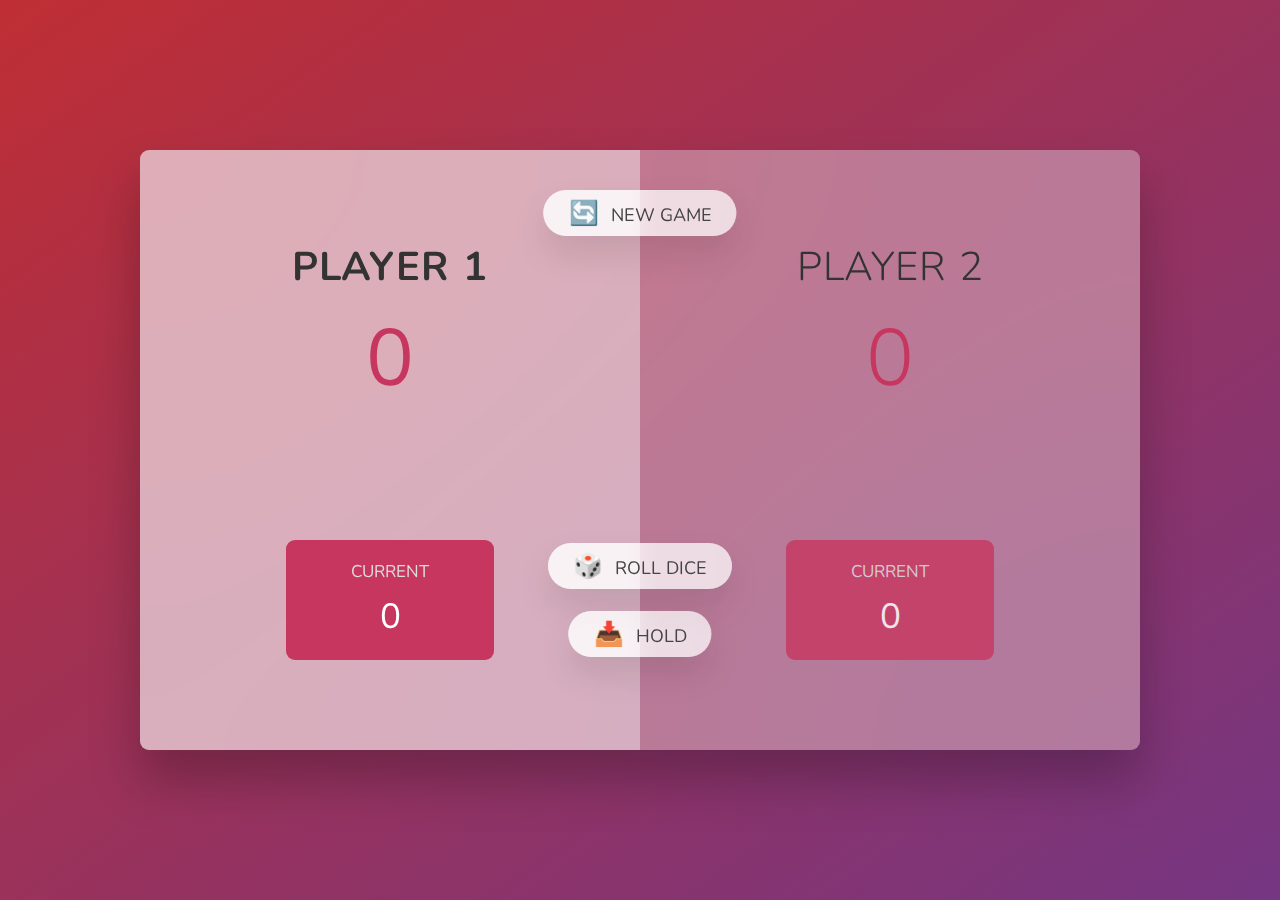
<file: 07-Pig-Game/final/index.html>
<!DOCTYPE html>
<html lang="en">
  <head>
    <meta charset="UTF-8" />
    <meta name="viewport" content="width=device-width, initial-scale=1.0" />
    <meta http-equiv="X-UA-Compatible" content="ie=edge" />
    <link rel="stylesheet" href="style.css" />
    <title>Pig Game</title>
  </head>
  <body>
    <main>
      <section class="player player--0 player--active">
        <h2 class="name" id="name--0">Player 1</h2>
        <p class="score" id="score--0">43</p>
        <div class="current">
          <p class="current-label">Current</p>
          <p class="current-score" id="current--0">0</p>
        </div>
      </section>
      <section class="player player--1">
        <h2 class="name" id="name--1">Player 2</h2>
        <p class="score" id="score--1">24</p>
        <div class="current">
          <p class="current-label">Current</p>
          <p class="current-score" id="current--1">0</p>
        </div>
      </section>

      <img src="dice-5.png" alt="Playing dice" class="dice" />
      <button class="btn btn--new">🔄 New game</button>
      <button class="btn btn--roll">🎲 Roll dice</button>
      <button class="btn btn--hold">📥 Hold</button>
    </main>
    <script src="script.js"></script>
  </body>
</html>
</file>
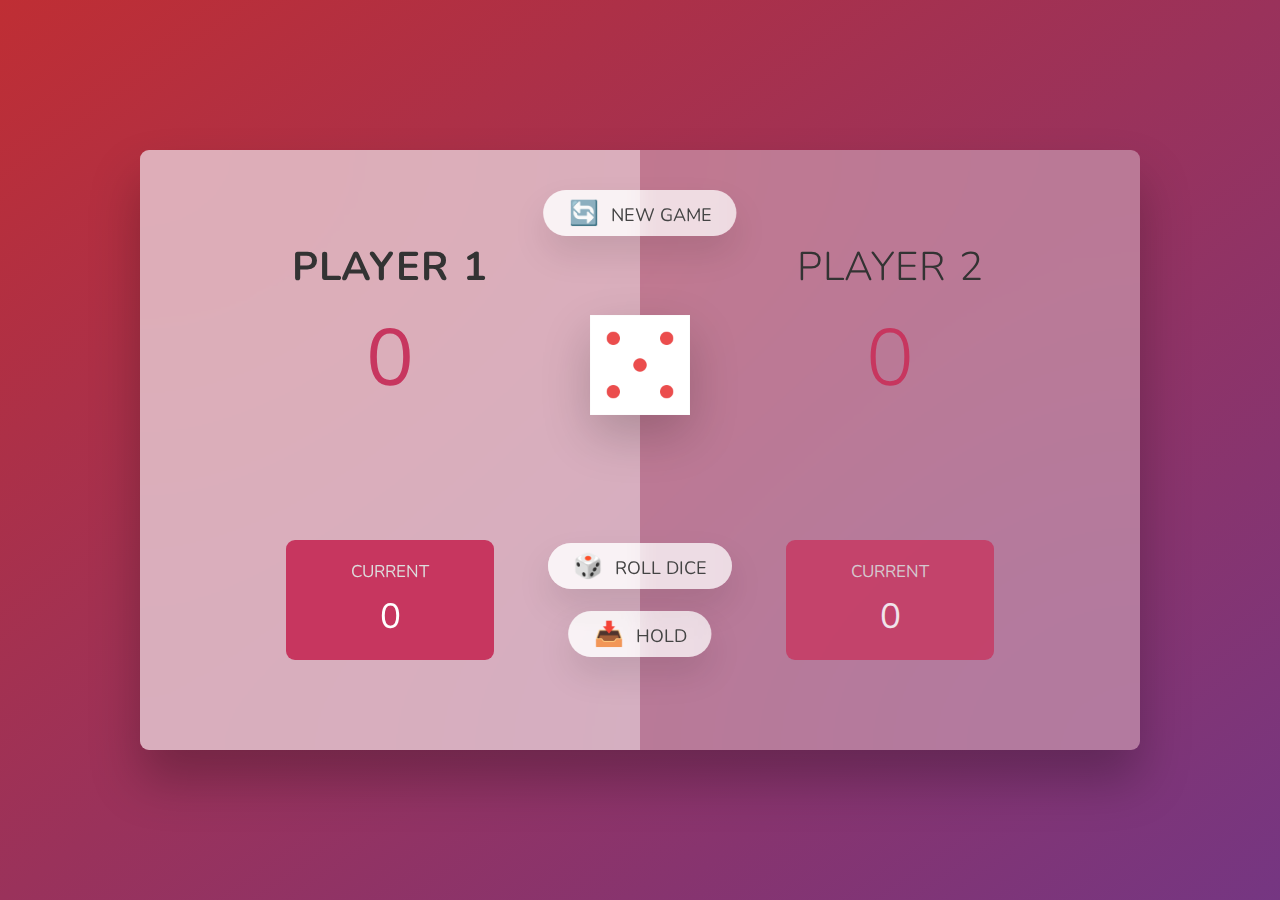
<file: 07-Pig-Game/starter/index.html>
<!DOCTYPE html>
<html lang="en">
  <head>
    <meta charset="UTF-8" />
    <meta name="viewport" content="width=device-width, initial-scale=1.0" />
    <meta http-equiv="X-UA-Compatible" content="ie=edge" />
    <link rel="stylesheet" href="style.css" />
    <title>Dice Game</title>
  </head>
  <body>
    <main>
      <section class="player player--0 player--active">
        <h2 class="name" id="name--0">Player 1</h2>
        <p class="score" id="score--0">43</p>
        <div class="current">
          <p class="current-label">Current</p>
          <p class="current-score" id="current--0">0</p>
        </div>
      </section>
      <section class="player player--1">
        <h2 class="name" id="name--1">Player 2</h2>
        <p class="score" id="score--1">24</p>
        <div class="current">
          <p class="current-label">Current</p>
          <p class="current-score" id="current--1">0</p>
        </div>
      </section>

      <img src="dice-5.png" alt="Playing dice" class="dice" />
      <button class="btn btn--new">🔄 New game</button>
      <button class="btn btn--roll">🎲 Roll dice</button>
      <button class="btn btn--hold">📥 Hold</button>
    </main>
    <script src="script.js"></script>
  </body>
</html>
</file>
<file: 07-Pig-Game/final/style.css>
@import url('https://fonts.googleapis.com/css2?family=Nunito&display=swap');

* {
  margin: 0;
  padding: 0;
  box-sizing: inherit;
}

html {
  font-size: 62.5%;
  box-sizing: border-box;
}

body {
  font-family: 'Nunito', sans-serif;
  font-weight: 400;
  height: 100vh;
  color: #333;
  background-image: linear-gradient(to top left, #753682 0%, #bf2e34 100%);
  display: flex;
  align-items: center;
  justify-content: center;
}

/* LAYOUT */
main {
  position: relative;
  width: 100rem;
  height: 60rem;
  background-color: rgba(255, 255, 255, 0.35);
  backdrop-filter: blur(200px);
  filter: blur();
  box-shadow: 0 3rem 5rem rgba(0, 0, 0, 0.25);
  border-radius: 9px;
  overflow: hidden;
  display: flex;
}

.player {
  flex: 50%;
  padding: 9rem;
  display: flex;
  flex-direction: column;
  align-items: center;
  transition: all 0.75s;
}

/* ELEMENTS */
.name {
  position: relative;
  font-size: 4rem;
  text-transform: uppercase;
  letter-spacing: 1px;
  word-spacing: 2px;
  font-weight: 300;
  margin-bottom: 1rem;
}

.score {
  font-size: 8rem;
  font-weight: 300;
  color: #c7365f;
  margin-bottom: auto;
}

.player--active {
  background-color: rgba(255, 255, 255, 0.4);
}
.player--active .name {
  font-weight: 700;
}
.player--active .score {
  font-weight: 400;
}

.player--active .current {
  opacity: 1;
}

.current {
  background-color: #c7365f;
  opacity: 0.8;
  border-radius: 9px;
  color: #fff;
  width: 65%;
  padding: 2rem;
  text-align: center;
  transition: all 0.75s;
}

.current-label {
  text-transform: uppercase;
  margin-bottom: 1rem;
  font-size: 1.7rem;
  color: #ddd;
}

.current-score {
  font-size: 3.5rem;
}

/* ABSOLUTE POSITIONED ELEMENTS */
.btn {
  position: absolute;
  left: 50%;
  transform: translateX(-50%);
  color: #444;
  background: none;
  border: none;
  font-family: inherit;
  font-size: 1.8rem;
  text-transform: uppercase;
  cursor: pointer;
  font-weight: 400;
  transition: all 0.2s;

  background-color: white;
  background-color: rgba(255, 255, 255, 0.6);
  backdrop-filter: blur(10px);

  padding: 0.7rem 2.5rem;
  border-radius: 50rem;
  box-shadow: 0 1.75rem 3.5rem rgba(0, 0, 0, 0.1);
}

.btn::first-letter {
  font-size: 2.4rem;
  display: inline-block;
  margin-right: 0.7rem;
}

.btn--new {
  top: 4rem;
}
.btn--roll {
  top: 39.3rem;
}
.btn--hold {
  top: 46.1rem;
}

.btn:active {
  transform: translate(-50%, 3px);
  box-shadow: 0 1rem 2rem rgba(0, 0, 0, 0.15);
}

.btn:focus {
  outline: none;
}

.dice {
  position: absolute;
  left: 50%;
  top: 16.5rem;
  transform: translateX(-50%);
  height: 10rem;
  box-shadow: 0 2rem 5rem rgba(0, 0, 0, 0.2);
}

.player--winner {
  background-color: #2f2f2f;
}

.player--winner .name {
  font-weight: 700;
  color: #c7365f;
}

.hidden {
  display: none;
}
</file>
<file: 07-Pig-Game/starter/style.css>
@import url('https://fonts.googleapis.com/css2?family=Nunito&display=swap');

* {
  margin: 0;
  padding: 0;
  box-sizing: inherit;
}

html {
  font-size: 62.5%;
  box-sizing: border-box;
}

body {
  font-family: 'Nunito', sans-serif;
  font-weight: 400;
  height: 100vh;
  color: #333;
  background-image: linear-gradient(to top left, #753682 0%, #bf2e34 100%);
  display: flex;
  align-items: center;
  justify-content: center;
}

/* LAYOUT */
main {
  position: relative;
  width: 100rem;
  height: 60rem;
  background-color: rgba(255, 255, 255, 0.35);
  backdrop-filter: blur(200px);
  filter: blur();
  box-shadow: 0 3rem 5rem rgba(0, 0, 0, 0.25);
  border-radius: 9px;
  overflow: hidden;
  display: flex;
}

.player {
  flex: 50%;
  padding: 9rem;
  display: flex;
  flex-direction: column;
  align-items: center;
  transition: all 0.75s;
}

/* ELEMENTS */
.name {
  position: relative;
  font-size: 4rem;
  text-transform: uppercase;
  letter-spacing: 1px;
  word-spacing: 2px;
  font-weight: 300;
  margin-bottom: 1rem;
}

.score {
  font-size: 8rem;
  font-weight: 300;
  color: #c7365f;
  margin-bottom: auto;
}

.player--active {
  background-color: rgba(255, 255, 255, 0.4);
}
.player--active .name {
  font-weight: 700;
}
.player--active .score {
  font-weight: 400;
}

.player--active .current {
  opacity: 1;
}

.current {
  background-color: #c7365f;
  opacity: 0.8;
  border-radius: 9px;
  color: #fff;
  width: 65%;
  padding: 2rem;
  text-align: center;
  transition: all 0.75s;
}

.current-label {
  text-transform: uppercase;
  margin-bottom: 1rem;
  font-size: 1.7rem;
  color: #ddd;
}

.current-score {
  font-size: 3.5rem;
}

/* ABSOLUTE POSITIONED ELEMENTS */
.btn {
  position: absolute;
  left: 50%;
  transform: translateX(-50%);
  color: #444;
  background: none;
  border: none;
  font-family: inherit;
  font-size: 1.8rem;
  text-transform: uppercase;
  cursor: pointer;
  font-weight: 400;
  transition: all 0.2s;

  background-color: white;
  background-color: rgba(255, 255, 255, 0.6);
  backdrop-filter: blur(10px);

  padding: 0.7rem 2.5rem;
  border-radius: 50rem;
  box-shadow: 0 1.75rem 3.5rem rgba(0, 0, 0, 0.1);
}

.btn::first-letter {
  font-size: 2.4rem;
  display: inline-block;
  margin-right: 0.7rem;
}

.btn--new {
  top: 4rem;
}
.btn--roll {
  top: 39.3rem;
}
.btn--hold {
  top: 46.1rem;
}

.btn:active {
  transform: translate(-50%, 3px);
  box-shadow: 0 1rem 2rem rgba(0, 0, 0, 0.15);
}

.btn:focus {
  outline: none;
}

.dice {
  position: absolute;
  left: 50%;
  top: 16.5rem;
  transform: translateX(-50%);
  height: 10rem;
  box-shadow: 0 2rem 5rem rgba(0, 0, 0, 0.2);
}

.player--winner {
  background-color: #2f2f2f;
}

.player--winner .name {
  font-weight: 700;
  color: #c7365f;
}
</file>
